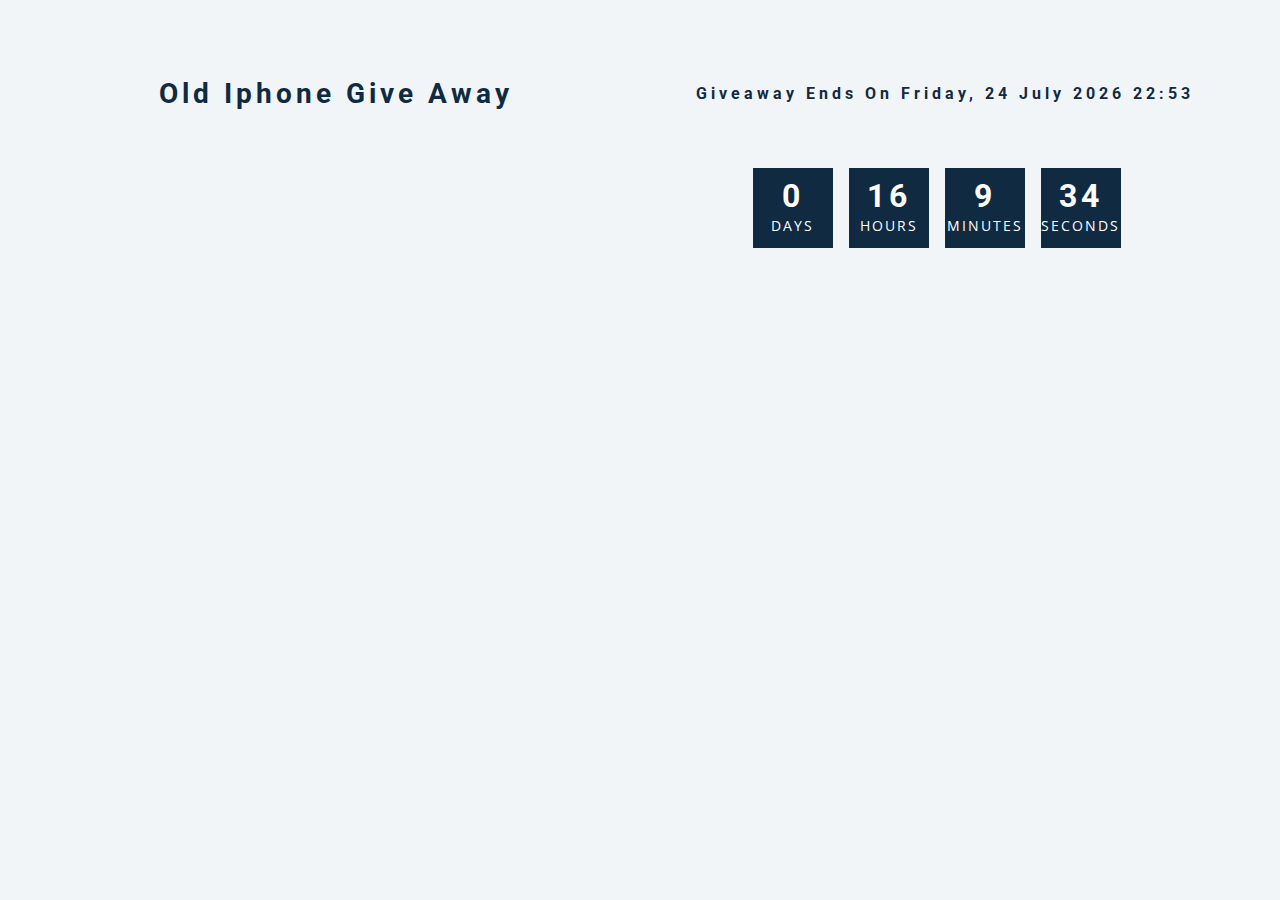
<file: Countdown/index.html>
<!DOCTYPE html>
<html lang="en">
  <head>
    <meta charset="UTF-8" />
    <meta http-equiv="X-UA-Compatible" content="IE=edge" />
    <meta name="viewport" content="width=device-width, initial-scale=1.0" />
    <title>Countdowm</title>
    <link rel="stylesheet" href="./index.css" />
    <script src="app.js" defer></script>
  </head>
  <body>
    <section class="section-center">
      <!--info-->
      <h3>old iphone give away</h3>
      <h4 class="giveaway"></h4>
      <p></p>
      <div class="deadline">
        <!--days-->
        <div class="deadline-format">
          <div>
            <h4 class="days"></h4>
            <span>days</span>
          </div>
        </div>
        <!--end item-->
        <!--hours-->
        <div class="deadline-format">
          <div>
            <h4 class="hours"></h4>
            <span>hours</span>
          </div>
        </div>
        <!--end item-->
        <!--minutes-->
        <div class="deadline-format">
          <div>
            <h4 class="minutes"></h4>
            <span>minutes</span>
          </div>
        </div>
        <!--end item-->
        <!--seconds-->
        <div class="deadline-format">
          <div>
            <h4 class="seconds"></h4>
            <span>seconds</span>
          </div>
        </div>
        <!--end item-->
      </div>
    </section>
  </body>
</html>
</file>
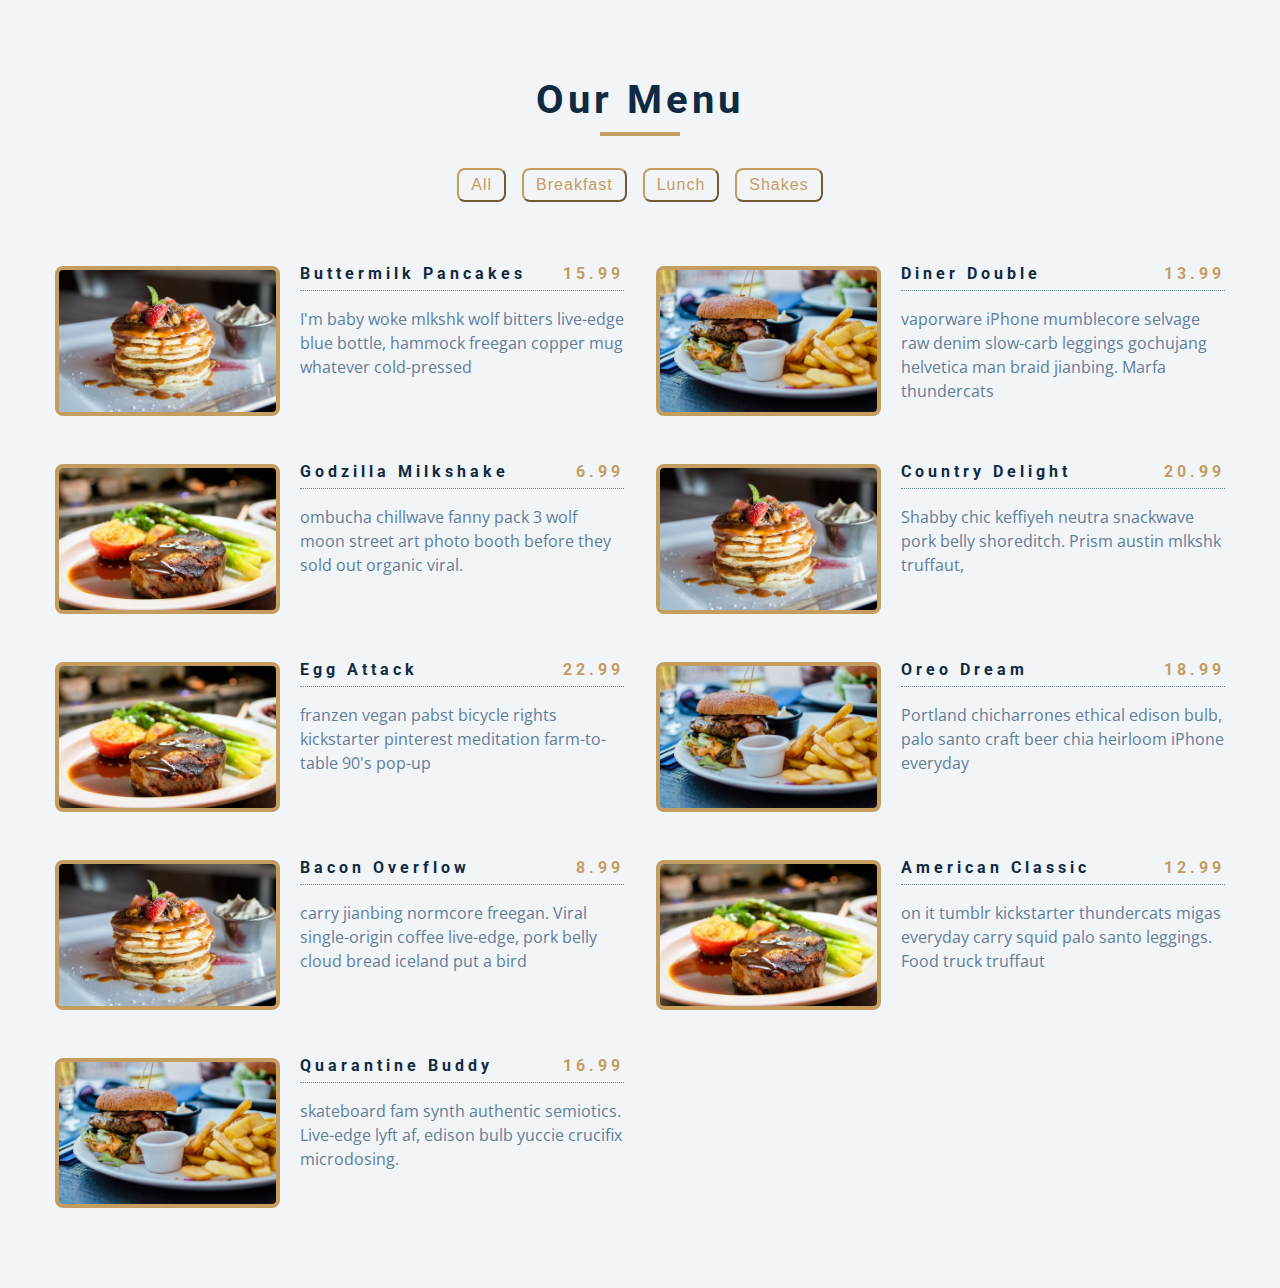
<file: Menu/index.html>
<!DOCTYPE html>
<html lang="en">
  <head>
    <meta charset="UTF-8" />
    <meta name="viewport" content="width=device-width, initial-scale=1.0" />
    <title>Starter</title>
    <!-- font-awesome -->
    <link
      rel="stylesheet"
      href="https://cdnjs.cloudflare.com/ajax/libs/font-awesome/5.14.0/css/all.min.css"
    />
    <!-- styles -->
    <link rel="stylesheet" href="index.css" />
  </head>
  <body>
    <section class="menu">
      <!-- title -->
      <div class="title">
        <h2>our menu</h2>
        <div class="underline"></div>
      </div>
      <!-- filter items -->
      <div class="btn-container"></div>
      <!-- menu items -->
      <div class="section-center">
        <!-- single items -->
      </div>
    </section>
    <!-- javascript -->
    <script src="app.js"></script>
  </body>
</html>
</file>
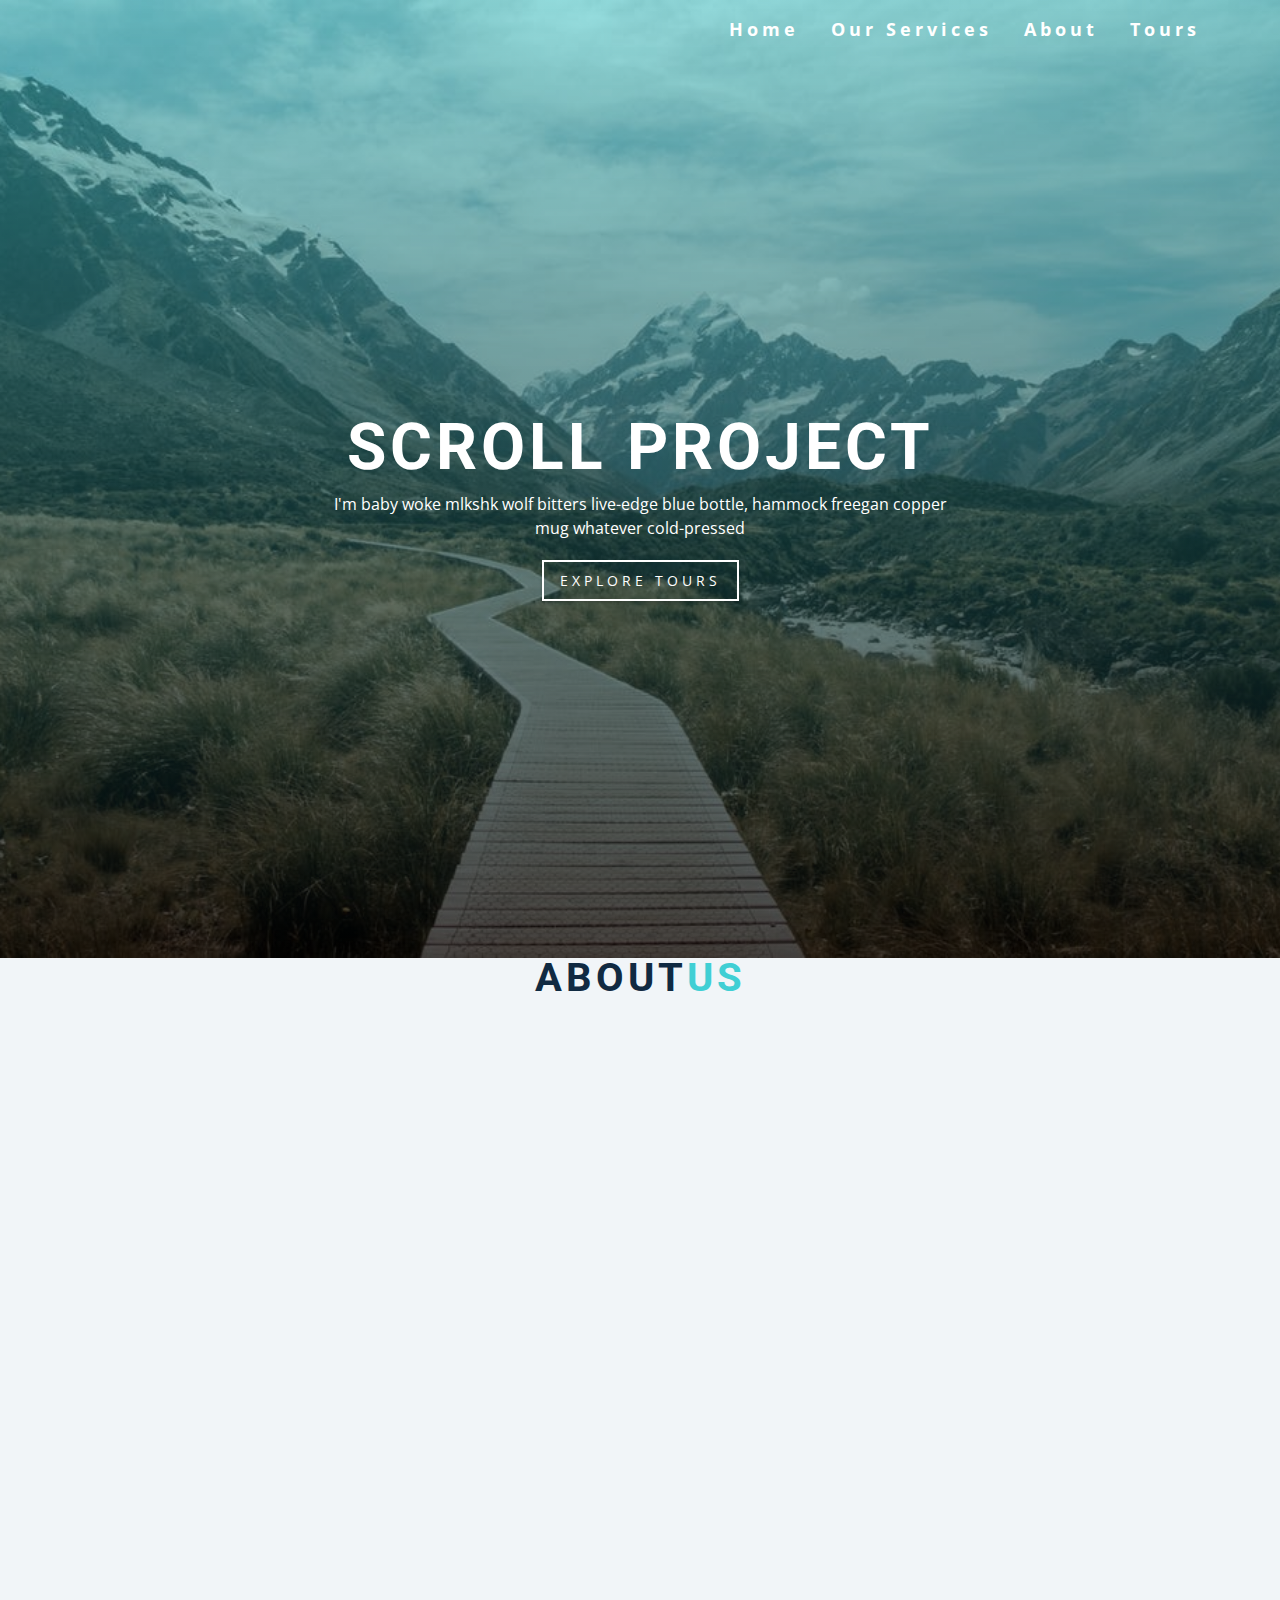
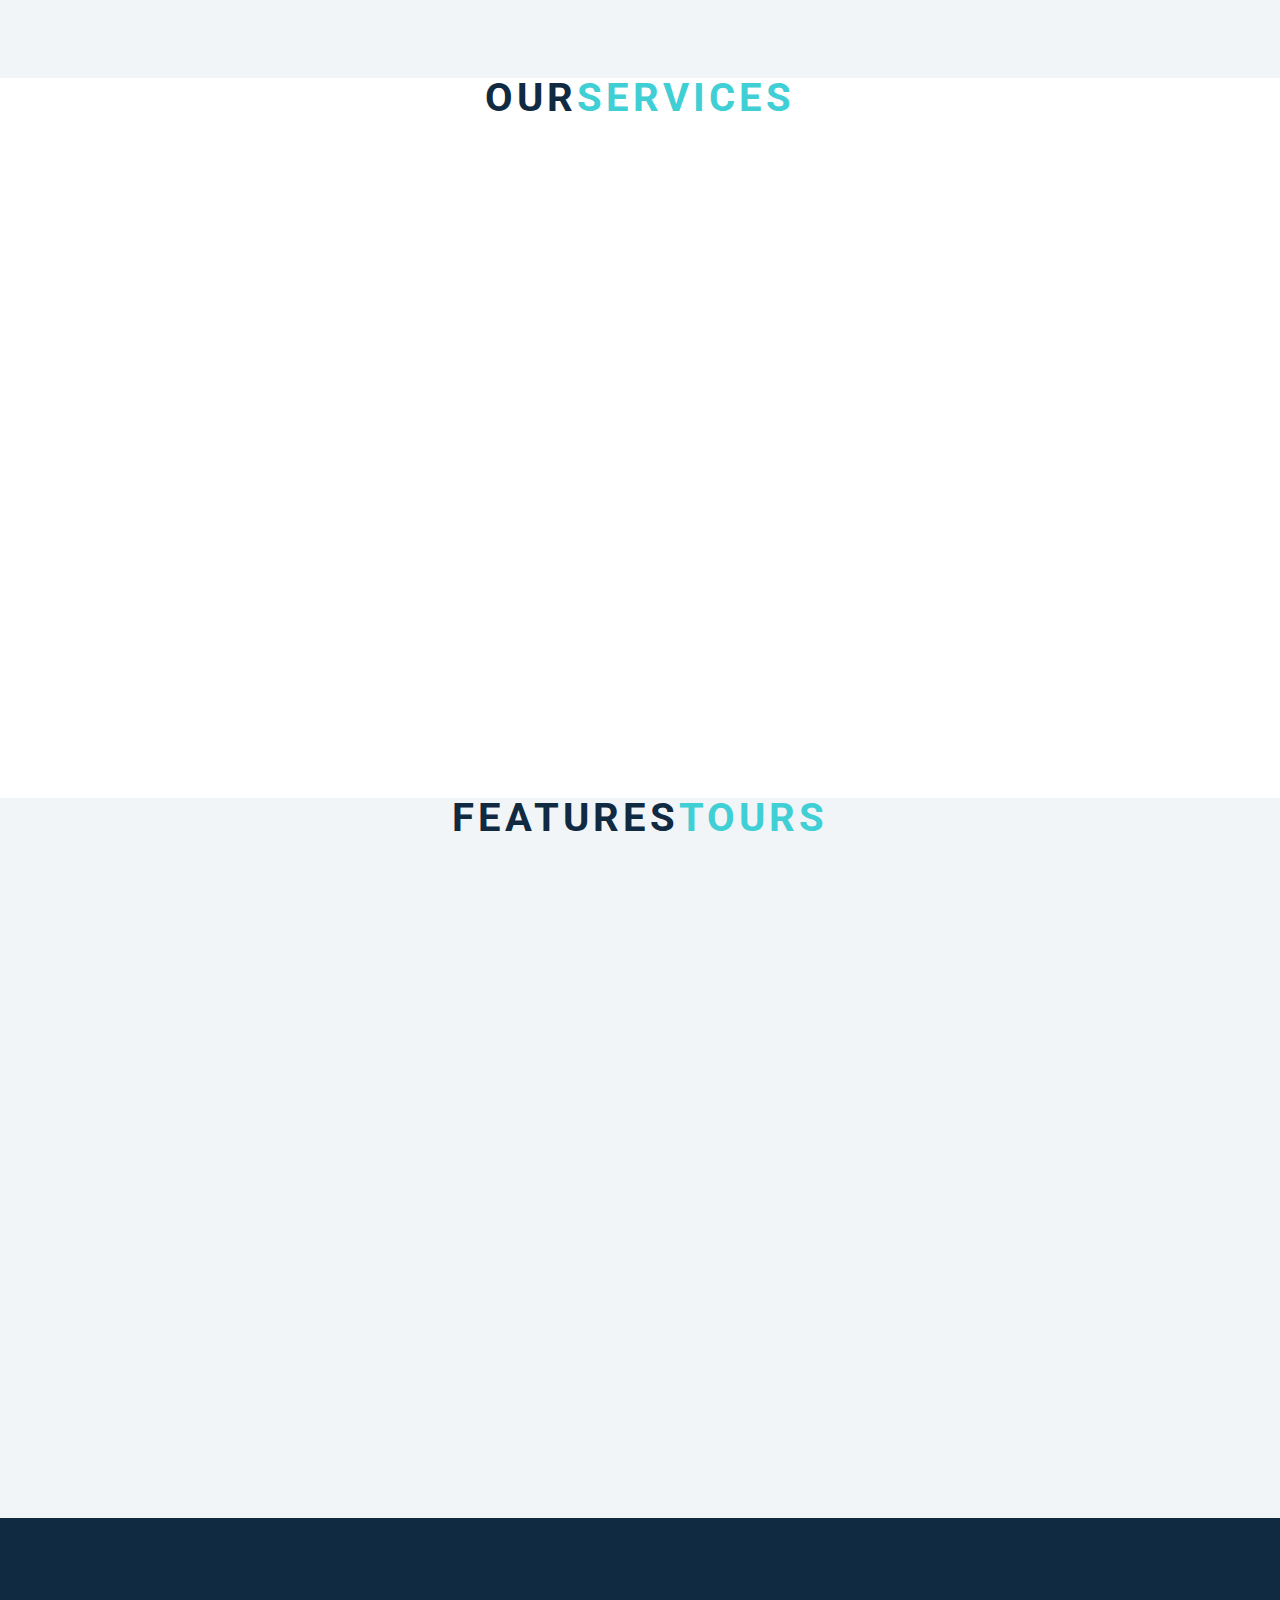
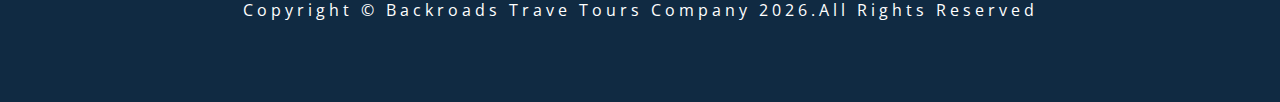
<file: Scroll/index.html>
<!DOCTYPE html>
<html lang="en">
  <head>
    <meta charset="UTF-8" />
    <meta name="viewport" content="width=device-width, initial-scale=1.0" />
    <title>Scroll</title>
    <!-- font-awesome -->
    <link
      rel="stylesheet"
      href="https://cdnjs.cloudflare.com/ajax/libs/font-awesome/5.14.0/css/all.min.css"
    />
    <!-- styles -->
    <link rel="stylesheet" href="index.css" />
  </head>
  <body>
    <!-- header -->
    <header id="home">
      <!-- nav -->
      <nav id="nav">
        <div class="nav-center">
          <!-- nav header -->
          <div class="nav-header">
            <img />
            <button class="nav-toggle">
              <i class="fas fa-bars"></i>
            </button>
          </div>
          <!-- nav links -->
          <div class="links-container">
            <ul class="links">
              <li>
                <a href="#home" class="scroll-link">home</a>
              </li>
                <a href="#services" class="scroll-link">our services</a>
              </li>
              <li>
                <a href="#about" class="scroll-link">about</a>
              </li>
              <li>
                <a href="#tours" class="scroll-link">tours</a>
              </li>
            </ul>
          </div>
        </div>
      </nav>
        <!-- banner -->
        <div class="banner">
          <div class="container">
            <h1>Scroll Project</h1>
            <p>
              I'm baby woke mlkshk wolf bitters live-edge blue bottle, hammock
              freegan copper mug whatever cold-pressed
            </p>
            <a href="#tours" class="scroll-link btn btn-white">Explore Tours</a>
          </div>
        </div>
     
    </header>
    <!-- about -->
    <section id="about" class="section">
      <div class="title">
        <h2>about<span>us</span></h2>
      </div>
    </section>
    <!-- services -->
    <section id="services" class="section">
      <div class="title">
        <h2>Our<span>Services</span></h2>
      </div>
    </section>
    <!-- tours -->
    <section id="tours" class="section">
      <div class="title">
        <h2>Features<span>tours</span></h2>
      </div>
    </section>
    <!-- footer -->
    <footer class="section">
      <p>
        copyright &copy; backroads trave tours company
        <span id="date"></span>.all rights reserved
      </p>
    </footer>
    <!-- back to top -->
    <a href="#home" class="scroll-link top-link">
      <i class="fas fa-arrow-up"></i>
    </a>
    <!-- javascript -->
    <script src="app.js"></script>
  </body>
</html>
</file>
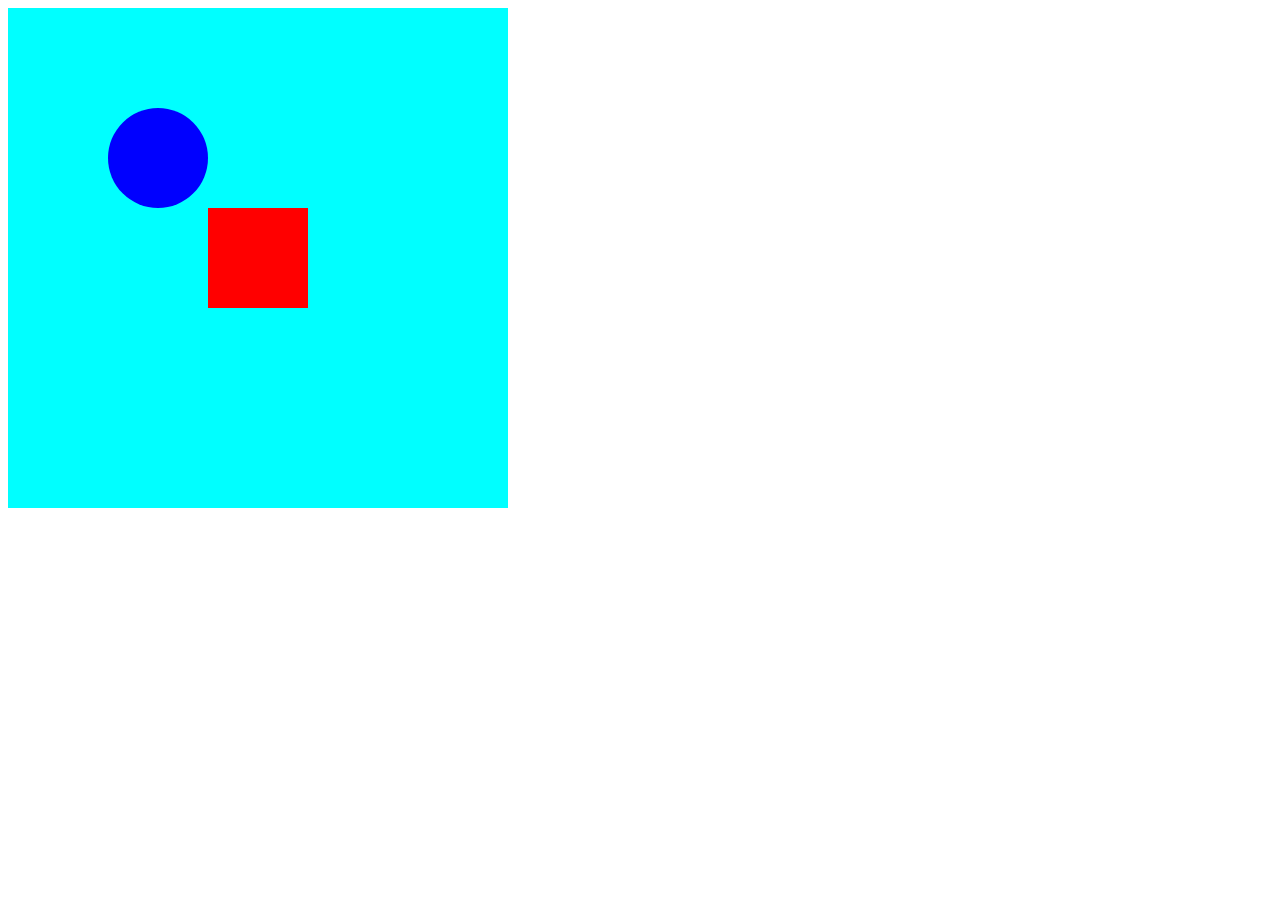
<file: Task-1-shapesOfDom/index.html>
<!DOCTYPE html>
<html lang="en">
  <head>
    <meta charset="UTF-8" />
    <meta http-equiv="X-UA-Compatible" content="IE=edge" />
    <meta name="viewport" content="width=device-width, initial-scale=1.0" />
    <title>Sapes of Dom</title>
  </head>
  <body>
    <script src="./app.js"></script>
  </body>
</html>
</file>
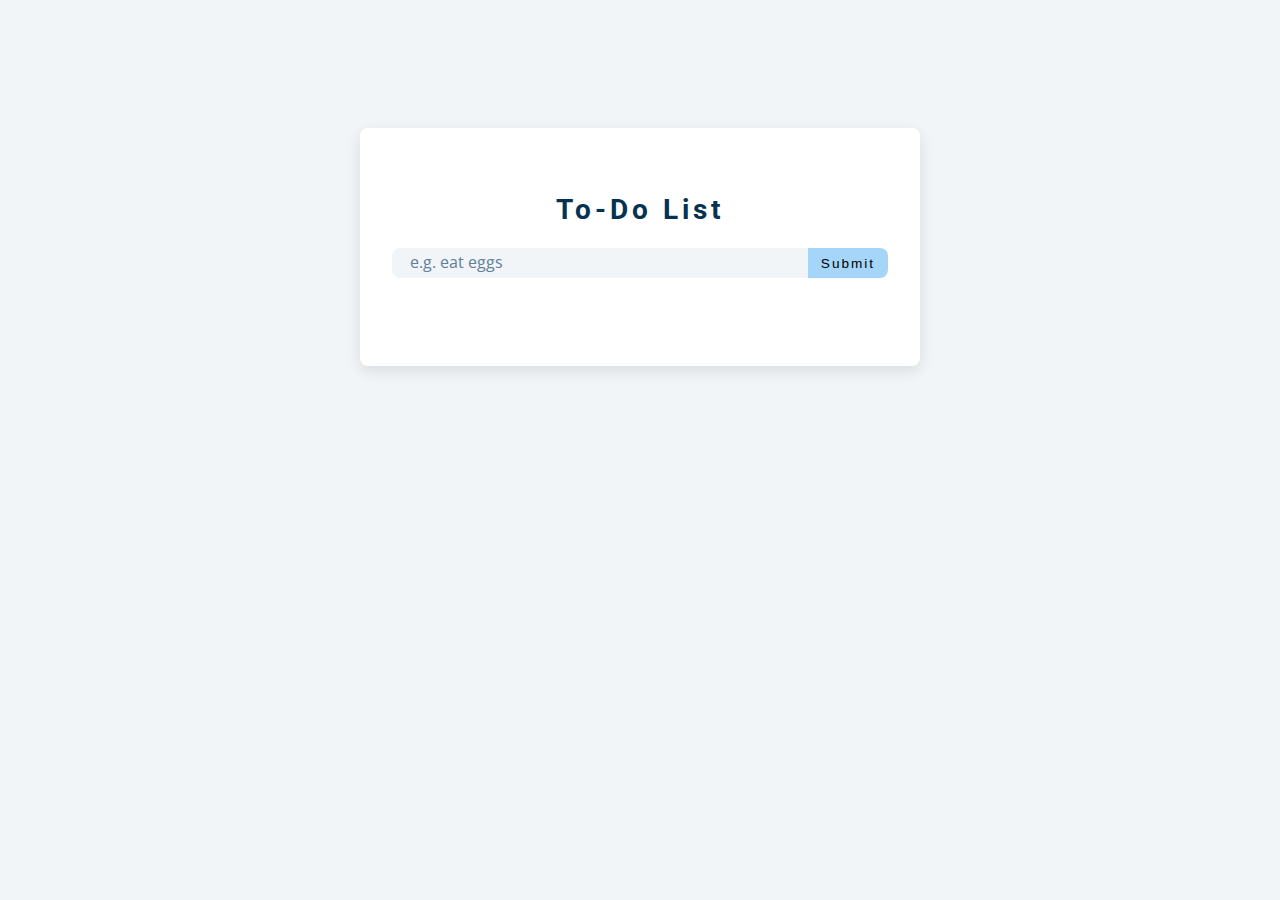
<file: To-do-List/index.html>
<!DOCTYPE html>
<html lang="en">
  <head>
    <meta charset="UTF-8" />
    <meta http-equiv="X-UA-Compatible" content="IE=edge" />
    <meta name="viewport" content="width=device-width, initial-scale=1.0" />
    <title>To-Do List</title>
    <!-- font-awesome -->
    <link
      rel="stylesheet"
      href="https://cdnjs.cloudflare.com/ajax/libs/font-awesome/5.14.0/css/all.min.css"
    />
    <link rel="stylesheet" href="./index.css" />
    <script type="text/javascript" src="./app.js" defer></script>
  </head>
  <body>
    <section class="section-center">
      <!--form-->
      <form class="todolist-form">
        <p class="alert"></p>
        <h3>To-Do List</h3>
        <div class="form-control">
          <input type="text" id="todolist" placeholder="e.g. eat eggs" />
          <button type="submit" class="submit-btn">submit</button>
        </div>
      </form>
      <!--list-->
      <div class="todolist-container">
        <div class="todolist-list">
          <!-- <article class="todolist-item">
            
          </article> -->
        </div>
        <!--button-->
        <button type="button" class="clear-btn">clear items</button>
      </div>
    </section>
  </body>
</html>
</file>
<file: Countdown/index.css>
/*
=============== 
Fonts
===============
*/
@import url("https://fonts.googleapis.com/css?family=Open+Sans|Roboto:400,700&display=swap");

/*
=============== 
Variables
===============
*/

:root {
  /* dark shades of primary color*/
  --clr-primary-1: hsl(205, 86%, 17%);
  --clr-primary-2: hsl(205, 77%, 27%);
  --clr-primary-3: hsl(205, 72%, 37%);
  --clr-primary-4: hsl(205, 63%, 48%);
  /* primary/main color */
  --clr-primary-5: #49a6e9;
  /* lighter shades of primary color */
  --clr-primary-6: hsl(205, 89%, 70%);
  --clr-primary-7: hsl(205, 90%, 76%);
  --clr-primary-8: hsl(205, 86%, 81%);
  --clr-primary-9: hsl(205, 90%, 88%);
  --clr-primary-10: hsl(205, 100%, 96%);
  /* darkest grey - used for headings */
  --clr-grey-1: hsl(209, 61%, 16%);
  --clr-grey-2: hsl(211, 39%, 23%);
  --clr-grey-3: hsl(209, 34%, 30%);
  --clr-grey-4: hsl(209, 28%, 39%);
  /* grey used for paragraphs */
  --clr-grey-5: hsl(210, 22%, 49%);
  --clr-grey-6: hsl(209, 23%, 60%);
  --clr-grey-7: hsl(211, 27%, 70%);
  --clr-grey-8: hsl(210, 31%, 80%);
  --clr-grey-9: hsl(212, 33%, 89%);
  --clr-grey-10: hsl(210, 36%, 96%);
  --clr-white: #fff;
  --clr-red-dark: hsl(360, 67%, 44%);
  --clr-red-light: hsl(360, 71%, 66%);
  --clr-green-dark: hsl(125, 67%, 44%);
  --clr-green-light: hsl(125, 71%, 66%);
  --clr-black: #222;
  --clr-gold: #c59d5f;
  --ff-primary: "Roboto", sans-serif;
  --ff-secondary: "Open Sans", sans-serif;
  --transition: all 0.3s linear;
  --spacing: 0.25rem;
  --radius: 0.5rem;
  --light-shadow: 0 5px 15px rgba(0, 0, 0, 0.1);
  --dark-shadow: 0 5px 15px rgba(0, 0, 0, 0.2);
  --max-width: 1170px;
  --fixed-width: 620px;
}
/*
=============== 
Global Styles
===============
*/

*,
::after,
::before {
  margin: 0;
  padding: 0;
  box-sizing: border-box;
}
body {
  font-family: var(--ff-secondary);
  background: var(--clr-grey-10);
  color: var(--clr-grey-1);
  line-height: 1.5;
  font-size: 0.875rem;
}
ul {
  list-style-type: none;
}
a {
  text-decoration: none;
}
img:not(.logo) {
  width: 100%;
}
img {
  display: block;
}

h1,
h2,
h3,
h4 {
  letter-spacing: var(--spacing);
  text-transform: capitalize;
  line-height: 1.25;
  margin-bottom: 0.75rem;
  font-family: var(--ff-primary);
}
h1 {
  font-size: 3rem;
}
h2 {
  font-size: 2rem;
}
h3 {
  font-size: 1.25rem;
}
h4 {
  font-size: 0.875rem;
}
p {
  margin-bottom: 1.25rem;
  color: var(--clr-grey-5);
}
@media screen and (min-width: 800px) {
  h1 {
    font-size: 4rem;
  }
  h2 {
    font-size: 2.5rem;
  }
  h3 {
    font-size: 1.75rem;
  }
  h4 {
    font-size: 1rem;
  }
  body {
    font-size: 1rem;
  }
  h1,
  h2,
  h3,
  h4 {
    line-height: 1;
  }
}
/*  global classes */

.btn {
  text-transform: uppercase;
  background: transparent;
  color: var(--clr-black);
  padding: 0.375rem 0.75rem;
  letter-spacing: var(--spacing);
  display: inline-block;
  transition: var(--transition);
  font-size: 0.875rem;
  border: 2px solid var(--clr-black);
  cursor: pointer;
  box-shadow: 0 1px 3px rgba(0, 0, 0, 0.2);
  border-radius: var(--radius);
}
.btn:hover {
  color: var(--clr-white);
  background: var(--clr-black);
}
/* section */
.section {
  padding: 5rem 0;
}

.section-center {
  width: 90vw;
  margin: 5rem auto;
  max-width: 1170px;
}

main {
  min-height: 100vh;
  display: grid;
  place-items: center;
}
/*
=============== 
Countdown Timer
===============
*/
.gift-img {
  margin-bottom: 2rem;
}
.gift-info h3 {
  text-transform: uppercase;
  color: var(--clr-primary-3);
}
.gift-info p {
  color: var(--clr-grey-6);
}
.date {
  color: var(--clr-grey-5);
  font-size: 0.85rem;
}
@media screen and (min-width: 992px) {
  .section-center {
    display: grid;
    grid-template-columns: 1fr 1fr;
    place-items: center;
    gap: 3rem;
    width: 95vw;
  }
  .gift-img {
    margin-bottom: 0;
  }
}
.gift-info p {
  margin: 2rem 0;
}
.deadline {
  display: flex;
}
.deadline-format {
  background: var(--clr-grey-1);
  color: var(--clr-white);
  margin-right: 1rem;
  width: 5rem;
  height: 5rem;
  display: grid;
  place-items: center;
  text-align: center;
}
.deadline-format span {
  display: block;
  text-transform: uppercase;
  letter-spacing: 2px;
  font-size: 0.85rem;
}
.deadline h4:not(.expired) {
  font-size: 2rem;
  margin-bottom: 0.25rem;
  letter-spacing: var(--spacing);
}
</file>
<file: Menu/index.css>
/*
=============== 
Fonts
===============
*/
@import url("https://fonts.googleapis.com/css?family=Open+Sans|Roboto:400,700&display=swap");

/*
=============== 
Variables
===============
*/

:root {
  /* dark shades of primary color*/
  --clr-primary-1: hsl(205, 86%, 17%);
  --clr-primary-2: hsl(205, 77%, 27%);
  --clr-primary-3: hsl(205, 72%, 37%);
  --clr-primary-4: hsl(205, 63%, 48%);
  /* primary/main color */
  --clr-primary-5: #49a6e9;
  /* lighter shades of primary color */
  --clr-primary-6: hsl(205, 89%, 70%);
  --clr-primary-7: hsl(205, 90%, 76%);
  --clr-primary-8: hsl(205, 86%, 81%);
  --clr-primary-9: hsl(205, 90%, 88%);
  --clr-primary-10: hsl(205, 100%, 96%);
  /* darkest grey - used for headings */
  --clr-grey-1: hsl(209, 61%, 16%);
  --clr-grey-2: hsl(211, 39%, 23%);
  --clr-grey-3: hsl(209, 34%, 30%);
  --clr-grey-4: hsl(209, 28%, 39%);
  /* grey used for paragraphs */
  --clr-grey-5: hsl(210, 22%, 49%);
  --clr-grey-6: hsl(209, 23%, 60%);
  --clr-grey-7: hsl(211, 27%, 70%);
  --clr-grey-8: hsl(210, 31%, 80%);
  --clr-grey-9: hsl(212, 33%, 89%);
  --clr-grey-10: hsl(210, 36%, 96%);
  --clr-white: #fff;
  --clr-red-dark: hsl(360, 67%, 44%);
  --clr-red-light: hsl(360, 71%, 66%);
  --clr-green-dark: hsl(125, 67%, 44%);
  --clr-green-light: hsl(125, 71%, 66%);
  --clr-gold: #c59d5f;
  --clr-black: #222;
  --ff-primary: "Roboto", sans-serif;
  --ff-secondary: "Open Sans", sans-serif;
  --transition: all 0.3s linear;
  --spacing: 0.25rem;
  --radius: 0.5rem;
  --light-shadow: 0 5px 15px rgba(0, 0, 0, 0.1);
  --dark-shadow: 0 5px 15px rgba(0, 0, 0, 0.2);
  --max-width: 1170px;
  --fixed-width: 620px;
}
/*
=============== 
Global Styles
===============
*/

*,
::after,
::before {
  margin: 0;
  padding: 0;
  box-sizing: border-box;
}
body {
  font-family: var(--ff-secondary);
  background: var(--clr-grey-10);
  color: var(--clr-grey-1);
  line-height: 1.5;
  font-size: 0.875rem;
}
ul {
  list-style-type: none;
}
a {
  text-decoration: none;
}
img:not(.logo) {
  width: 100%;
}
img {
  display: block;
}

h1,
h2,
h3,
h4 {
  letter-spacing: var(--spacing);
  text-transform: capitalize;
  line-height: 1.25;
  margin-bottom: 0.75rem;
  font-family: var(--ff-primary);
}
h1 {
  font-size: 3rem;
}
h2 {
  font-size: 2rem;
}
h3 {
  font-size: 1.25rem;
}
h4 {
  font-size: 0.875rem;
}
p {
  margin-bottom: 1.25rem;
  color: var(--clr-grey-5);
}
@media screen and (min-width: 800px) {
  h1 {
    font-size: 4rem;
  }
  h2 {
    font-size: 2.5rem;
  }
  h3 {
    font-size: 1.75rem;
  }
  h4 {
    font-size: 1rem;
  }
  body {
    font-size: 1rem;
  }
  h1,
  h2,
  h3,
  h4 {
    line-height: 1;
  }
}
/*  global classes */

.btn {
  text-transform: uppercase;
  background: transparent;
  color: var(--clr-black);
  padding: 0.375rem 0.75rem;
  letter-spacing: var(--spacing);
  display: inline-block;
  transition: var(--transition);
  font-size: 0.875rem;
  border: 2px solid var(--clr-black);
  cursor: pointer;
  box-shadow: 0 1px 3px rgba(0, 0, 0, 0.2);
  border-radius: var(--radius);
}
.btn:hover {
  color: var(--clr-white);
  background: var(--clr-black);
}
/* section */
.section {
  padding: 5rem 0;
}

main {
  min-height: 100vh;
  display: grid;
  place-items: center;
}
/*
=============== 
Menu
===============
*/

.menu {
  padding: 5rem 0;
}
.title {
  text-align: center;
  margin-bottom: 2rem;
}
.underline {
  width: 5rem;
  height: 0.25rem;
  background: var(--clr-gold);
  margin-left: auto;
  margin-right: auto;
}
.btn-container {
  margin-bottom: 4rem;
  display: flex;
  justify-content: center;
}
.filter-btn {
  background: transparent;
  border-color: var(--clr-gold);
  font-size: 1rem;
  text-transform: capitalize;
  margin: 0 0.5rem;
  letter-spacing: 1px;
  border-radius: var(--radius);
  padding: 0.375rem 0.75rem;
  color: var(--clr-gold);
  cursor: pointer;
  transition: var(--transition);
}
.filter-btn:hover {
  background: var(--clr-gold);
  color: var(--clr-white);
}
.section-center {
  width: 90vw;
  margin: 0 auto;
  max-width: 1170px;
  display: grid;
  gap: 3rem 2rem;
  justify-items: center;
}
.menu-item {
  display: grid;
  gap: 1rem 2rem;
  max-width: 25rem;
}
.photo {
  object-fit: cover;
  height: 200px;
  border: 0.25rem solid var(--clr-gold);
  border-radius: var(--radius);
}
.item-info header {
  display: flex;
  justify-content: space-between;
  border-bottom: 0.5px dotted var(--clr-grey-5);
}
.item-info h4 {
  margin-bottom: 0.5rem;
}
.price {
  color: var(--clr-gold);
}
.item-text {
  margin-bottom: 0;
  padding-top: 1rem;
}

@media screen and (min-width: 768px) {
  .menu-item {
    grid-template-columns: 225px 1fr;
    gap: 0 1.25rem;
    max-width: 40rem;
  }
  .photo {
    height: 175px;
  }
}
@media screen and (min-width: 1200px) {
  .section-center {
    width: 95vw;
    grid-template-columns: 1fr 1fr;
  }
  .photo {
    height: 150px;
  }
}
</file>
<file: Scroll/index.css>
/*
=============== 
Fonts
===============
*/
@import url("https://fonts.googleapis.com/css?family=Open+Sans|Roboto:400,700&display=swap");

/*
=============== 
Variables
===============
*/

:root {
  /* dark shades of primary color*/
  --clr-primary-1: hsl(205, 86%, 17%);
  --clr-primary-2: hsl(205, 77%, 27%);
  --clr-primary-3: hsl(205, 72%, 37%);
  --clr-primary-4: hsl(205, 63%, 48%);
  /* primary/main color */
  --clr-primary-5: #49a6e9;
  /* lighter shades of primary color */
  --clr-primary-6: hsl(205, 89%, 70%);
  --clr-primary-7: hsl(205, 90%, 76%);
  --clr-primary-8: hsl(205, 86%, 81%);
  --clr-primary-9: hsl(205, 90%, 88%);
  --clr-primary-10: hsl(205, 100%, 96%);
  /* darkest grey - used for headings */
  --clr-grey-1: hsl(209, 61%, 16%);
  --clr-grey-2: hsl(211, 39%, 23%);
  --clr-grey-3: hsl(209, 34%, 30%);
  --clr-grey-4: hsl(209, 28%, 39%);
  /* grey used for paragraphs */
  --clr-grey-5: hsl(210, 22%, 49%);
  --clr-grey-6: hsl(209, 23%, 60%);
  --clr-grey-7: hsl(211, 27%, 70%);
  --clr-grey-8: hsl(210, 31%, 80%);
  --clr-grey-9: hsl(212, 33%, 89%);
  --clr-grey-10: hsl(210, 36%, 96%);
  --clr-white: #fff;
  --clr-red-dark: hsl(360, 67%, 44%);
  --clr-red-light: hsl(360, 71%, 66%);
  --clr-green-dark: hsl(125, 67%, 44%);
  --clr-green-light: hsl(125, 71%, 66%);
  --clr-secondary: hsla(182, 63%, 54%);
  --clr-black: #222;
  --ff-primary: "Roboto", sans-serif;
  --ff-secondary: "Open Sans", sans-serif;
  --transition: all 0.3s linear;
  --spacing: 0.25rem;
  --radius: 0.5rem;
  --light-shadow: 0 5px 15px rgba(0, 0, 0, 0.1);
  --dark-shadow: 0 5px 15px rgba(0, 0, 0, 0.2);
  --max-width: 1170px;
  --fixed-width: 620px;
}
/*
=============== 
Global Styles
===============
*/
html {
  scroll-behavior: smooth;
}
*,
::after,
::before {
  margin: 0;
  padding: 0;
  box-sizing: border-box;
}
body {
  font-family: var(--ff-secondary);
  background: var(--clr-grey-10);
  color: var(--clr-grey-1);
  line-height: 1.5;
  font-size: 0.875rem;
}
ul {
  list-style-type: none;
}
a {
  text-decoration: none;
}
img:not(.logo) {
  width: 100%;
}
img {
  display: block;
}

h1,
h2,
h3,
h4 {
  letter-spacing: var(--spacing);
  text-transform: capitalize;
  line-height: 1.25;
  margin-bottom: 0.75rem;
  font-family: var(--ff-primary);
}
h1 {
  font-size: 3rem;
}
h2 {
  font-size: 2rem;
}
h3 {
  font-size: 1.25rem;
}
h4 {
  font-size: 0.875rem;
}
p {
  margin-bottom: 1.25rem;
  color: var(--clr-grey-5);
}
@media screen and (min-width: 800px) {
  h1 {
    font-size: 4rem;
  }
  h2 {
    font-size: 2.5rem;
  }
  h3 {
    font-size: 1.75rem;
  }
  h4 {
    font-size: 1rem;
  }
  body {
    font-size: 1rem;
  }
  h1,
  h2,
  h3,
  h4 {
    line-height: 1;
  }
}
/*  global classes */

.btn {
  text-transform: uppercase;
  background: transparent;
  color: var(--clr-black);
  padding: 0.375rem 0.75rem;
  letter-spacing: var(--spacing);
  display: inline-block;
  transition: var(--transition);
  font-size: 0.875rem;
  border: 2px solid var(--clr-black);
  cursor: pointer;
  box-shadow: 0 1px 3px rgba(0, 0, 0, 0.2);
  border-radius: var(--radius);
}
.btn:hover {
  color: var(--clr-white);
  background: var(--clr-black);
}
.btn-white {
  color: var(--clr-white);
  border-color: var(--clr-white);
  border-radius: 0;
  padding: 0.5rem 1rem;
}
.btn:hover {
  background: var(--clr-white);
  color: var(--clr-secondary);
}
/* section */
.section {
  padding-bottom: 5rem;
}

.section-center {
  width: 90vw;
  margin: 0 auto;
  max-width: 1170px;
}
@media screen and (min-width: 992px) {
  .section-center {
    width: 95vw;
  }
}
main {
  min-height: 100vh;
  display: grid;
  place-items: center;
}
/*
=============== 
Scroll
===============
*/
/* navbar */
nav {
  background: var(--clr-white);
  padding: 1rem 1.5rem;
}
/* fixed nav */
.fixed-nav {
  position: fixed;
  top: 0;
  left: 0;
  width: 100%;
  background: var(--clr-white);
  box-shadow: var(--light-shadow);
}
.fixed-nav .links a {
  color: var(--clr-grey-1);
}
.fixed-nav .links a:hover {
  color: var(--clr-secondary);
}
/* .fixed-nav .links-container {
  height: auto !important;
} */
.nav-header {
  display: flex;
  align-items: center;
  justify-content: space-between;
}
.nav-toggle {
  font-size: 1.5rem;
  color: var(--clr-grey-1);
  background: transparent;
  border-color: transparent;
  transition: var(--transition);
  cursor: pointer;
}
.nav-toggle:hover {
  color: var(--clr-secondary);
}
.logo {
  height: 50px;
}
.links-container {
  height: 0;
  overflow: hidden;
  transition: var(--transition);
}
.show-links {
  height: 200px;
}
.links a {
  background: var(--clr-white);
  color: var(--clr-grey-5);
  font-size: 1.1rem;
  text-transform: capitalize;
  letter-spacing: var(--spacing);
  display: block;
  transition: var(--transition);
  font-weight: bold;
  padding: 0.75rem 0;
}
.links a:hover {
  color: var(--clr-grey-1);
}
@media screen and (min-width: 800px) {
  nav {
    background: transparent;
  }
  .nav-center {
    width: 90vw;
    max-width: 1170px;
    margin: 0 auto;
    display: flex;
    align-items: center;
    justify-content: space-between;
  }
  .nav-header {
    padding: 0;
  }
  .nav-toggle {
    display: none;
  }
  .links-container {
    height: auto !important;
  }
  .links {
    display: flex;
  }
  .links a {
    background: transparent;
    color: var(--clr-white);
    font-size: 1.1rem;
    text-transform: capitalize;
    letter-spacing: var(--spacing);
    display: block;
    transition: var(--transition);
    margin: 0 1rem;
    font-weight: bold;
    padding: 0;
  }
  .links a:hover {
    color: var(--clr-white);
  }
}
/* hero */
header {
  min-height: 100vh;
  background: linear-gradient(rgba(63, 208, 212, 0.5), rgba(0, 0, 0, 0.7)),
    url(./hero-bcg.jpeg) center/cover no-repeat;
}
.banner {
  min-height: 100vh;
  display: grid;
  place-items: center;
  text-align: center;
}
.container h1 {
  color: var(--clr-white);
  text-transform: uppercase;
}
.container p {
  color: var(--clr-white);
  max-width: 25rem;
  margin: 0 auto;
  margin-bottom: 1.25rem;
}
@media screen and (min-width: 768px) {
  .container p {
    max-width: 40rem;
  }
}
/* sections and title */
.title h2 {
  text-align: center;
  text-transform: uppercase;
}
.title span {
  color: var(--clr-secondary);
}
#about,
#services,
#tours {
  height: 80vh;
}
#services {
  background: var(--clr-white);
}
footer {
  background: var(--clr-grey-1);
  padding: 5rem 1rem;
}
footer p {
  color: var(--clr-white);
  text-align: center;
  text-transform: capitalize;
  letter-spacing: var(--spacing);
  margin-bottom: 0;
}

.top-link {
  font-size: 1.25rem;
  position: fixed;
  bottom: 3rem;
  right: 3rem;
  background: var(--clr-secondary);
  width: 2rem;
  height: 2rem;
  display: grid;
  place-items: center;
  border-radius: var(--radius);
  color: var(--clr-white);
  animation: bounce 2s ease-in-out infinite;
  visibility: hidden;
  z-index: -100;
}
.show-link {
  visibility: visible;
  z-index: 100;
}

@keyframes bounce {
  0% {
    transform: scale(1);
  }
  50% {
    transform: scale(1.5);
  }
  100% {
    transform: scale(1);
  }
}
</file>
<file: To-do-List/index.css>
/*
=============== 
Fonts
===============
*/
@import url("https://fonts.googleapis.com/css?family=Open+Sans|Roboto:400,700&display=swap");

/*
=============== 
Variables
===============
*/

:root {
  /* dark shades of primary color*/
  --clr-primary-1: hsl(205, 86%, 17%);
  --clr-primary-2: hsl(205, 77%, 27%);
  --clr-primary-3: hsl(205, 72%, 37%);
  --clr-primary-4: hsl(205, 63%, 48%);
  /* primary/main color */
  --clr-primary-5: #49a6e9;
  /* lighter shades of primary color */
  --clr-primary-6: hsl(205, 89%, 70%);
  --clr-primary-7: hsl(205, 90%, 76%);
  --clr-primary-8: hsl(205, 86%, 81%);
  --clr-primary-9: hsl(205, 90%, 88%);
  --clr-primary-10: hsl(205, 100%, 96%);
  /* darkest grey - used for headings */
  --clr-grey-1: hsl(209, 61%, 16%);
  --clr-grey-2: hsl(211, 39%, 23%);
  --clr-grey-3: hsl(209, 34%, 30%);
  --clr-grey-4: hsl(209, 28%, 39%);
  /* grey used for paragraphs */
  --clr-grey-5: hsl(210, 22%, 49%);
  --clr-grey-6: hsl(209, 23%, 60%);
  --clr-grey-7: hsl(211, 27%, 70%);
  --clr-grey-8: hsl(210, 31%, 80%);
  --clr-grey-9: hsl(212, 33%, 89%);
  --clr-grey-10: hsl(210, 36%, 96%);
  --clr-white: #fff;
  --clr-red-dark: hsl(360, 67%, 44%);
  --clr-red-light: hsl(360, 71%, 66%);
  --clr-green-dark: hsl(125, 67%, 44%);
  --clr-green-light: hsl(125, 71%, 66%);
  --clr-black: #222;
  --ff-primary: "Roboto", sans-serif;
  --ff-secondary: "Open Sans", sans-serif;
  --transition: all 0.3s linear;
  --spacing: 0.25rem;
  --radius: 0.5rem;
  --light-shadow: 0 5px 15px rgba(0, 0, 0, 0.1);
  --dark-shadow: 0 5px 15px rgba(0, 0, 0, 0.2);
  --max-width: 1170px;
  --fixed-width: 620px;
}
/*
=============== 
Global Styles
===============
*/

*,
::after,
::before {
  margin: 0;
  padding: 0;
  box-sizing: border-box;
}
body {
  font-family: var(--ff-secondary);
  background: var(--clr-grey-10);
  color: var(--clr-grey-1);
  line-height: 1.5;
  font-size: 0.875rem;
}
ul {
  list-style-type: none;
}
a {
  text-decoration: none;
}
img:not(.logo) {
  width: 100%;
}
img {
  display: block;
}

h1,
h2,
h3,
h4 {
  letter-spacing: var(--spacing);
  text-transform: capitalize;
  line-height: 1.25;
  margin-bottom: 0.75rem;
  font-family: var(--ff-primary);
}
h1 {
  font-size: 3rem;
}
h2 {
  font-size: 2rem;
}
h3 {
  font-size: 1.25rem;
}
h4 {
  font-size: 0.875rem;
}
p {
  margin-bottom: 1.25rem;
  color: var(--clr-grey-5);
}
@media screen and (min-width: 800px) {
  h1 {
    font-size: 4rem;
  }
  h2 {
    font-size: 2.5rem;
  }
  h3 {
    font-size: 1.75rem;
  }
  h4 {
    font-size: 1rem;
  }
  body {
    font-size: 1rem;
  }
  h1,
  h2,
  h3,
  h4 {
    line-height: 1;
  }
}
/*  global classes */

.btn {
  text-transform: uppercase;
  background: transparent;
  color: var(--clr-black);
  padding: 0.375rem 0.75rem;
  letter-spacing: var(--spacing);
  display: inline-block;
  transition: var(--transition);
  font-size: 0.875rem;
  border: 2px solid var(--clr-black);
  cursor: pointer;
  box-shadow: 0 1px 3px rgba(0, 0, 0, 0.2);
  border-radius: var(--radius);
}
.btn:hover {
  color: var(--clr-white);
  background: var(--clr-black);
}
/* section */
.section {
  padding: 5rem 0;
}

.section-center {
  width: 90vw;
  margin: 0 auto;
  max-width: 35rem;
  margin-top: 8rem;
}
@media screen and (min-width: 992px) {
  .section-center {
    width: 95vw;
  }
}
main {
  min-height: 100vh;
  display: grid;
  place-items: center;
}
/*
=============== 
todolist List
===============
*/
.section-center {
  background: var(--clr-white);
  border-radius: var(--radius);
  box-shadow: var(--light-shadow);
  transition: var(--transition);
  padding: 2rem;
}
.section-center:hover {
  box-shadow: var(--dark-shadow);
}
.alert {
  margin-bottom: 1rem;
  height: 1.25rem;
  display: grid;
  align-items: center;
  text-align: center;
  font-size: 0.7rem;
  border-radius: 0.25rem;
  letter-spacing: var(--spacing);
  text-transform: capitalize;
}
.alert-danger {
  color: #721c24;
  background: #f8d7da;
}
.alert-success {
  color: #155724;
  background: #d4edda;
}
.todolist-form h3 {
  color: var(--clr-primary-1);
  margin-bottom: 1.5rem;
  text-align: center;
}
.form-control {
  display: flex;
  justify-content: center;
}
#todolist {
  padding: 0.25rem;
  padding-left: 1rem;
  background: var(--clr-grey-10);
  border-top-left-radius: var(--radius);
  border-bottom-left-radius: var(--radius);
  border-color: transparent;
  font-size: 1rem;
  flex: 1 0 auto;
  color: var(--clr-grey-5);
}
#todolist::placeholder {
  font-family: var(--ff-secondary);
  color: var(--clr-grey-5);
}
.submit-btn {
  background: var(--clr-primary-8);
  border-color: transparent;
  flex: 0 0 5rem;
  display: grid;
  align-items: center;
  padding: 0.25rem;
  text-transform: capitalize;
  letter-spacing: 2px;
  border-top-right-radius: var(--radius);
  border-bottom-right-radius: var(--radius);
  cursor: pointer;
  content: var(--clr-primary-5);
  transition: var(--transition);
  font-size: 0.85rem;
}
.submit-btn:hover {
  background: var(--clr-primary-5);
  color: var(--clr-white);
}

.todolist-container {
  margin-top: 2rem;
  transition: var(--transition);
  visibility: hidden;
}
.show-container {
  visibility: visible;
}
.todolist-item {
  display: flex;
  align-items: center;
  justify-content: space-between;
  margin-bottom: 0.5rem;
  transition: var(--transition);
  padding: 0.25rem 1rem;
  border-radius: var(--radius);
  text-transform: capitalize;
}
.todolist-item:hover {
  color: var(--clr-grey-5);
  background: var(--clr-grey-10);
}
.todolist-item:hover .title {
  color: var(--clr-grey-5);
}
.title {
  margin-bottom: 0;
  color: var(--clr-grey-1);
  letter-spacing: 2px;
  transition: var(--transition);
}
.edit-btn,
.delete-btn {
  background: transparent;
  border-color: transparent;
  cursor: pointer;
  font-size: 0.7rem;
  margin: 0 0.15rem;
  transition: var(--transition);
}
.edit-btn {
  color: var(--clr-green-light);
}
.edit-btn:hover {
  color: var(--clr-green-dark);
}
.delete-btn {
  color: var(--clr-red-light);
}
.delete-btn:hover {
  color: var(--clr-red-dark);
}
.clear-btn {
  text-transform: capitalize;
  width: 10rem;
  height: 1.5rem;
  display: grid;
  align-items: center;
  background: transparent;
  border-color: transparent;
  color: var(--clr-red-light);
  margin: 0 auto;
  font-size: 0.85rem;
  letter-spacing: var(--spacing);
  cursor: pointer;
  transition: var(--transition);
  margin-top: 1.25rem;
}
.clear-btn:hover {
  color: var(--clr-red-dark);
}
</file>
